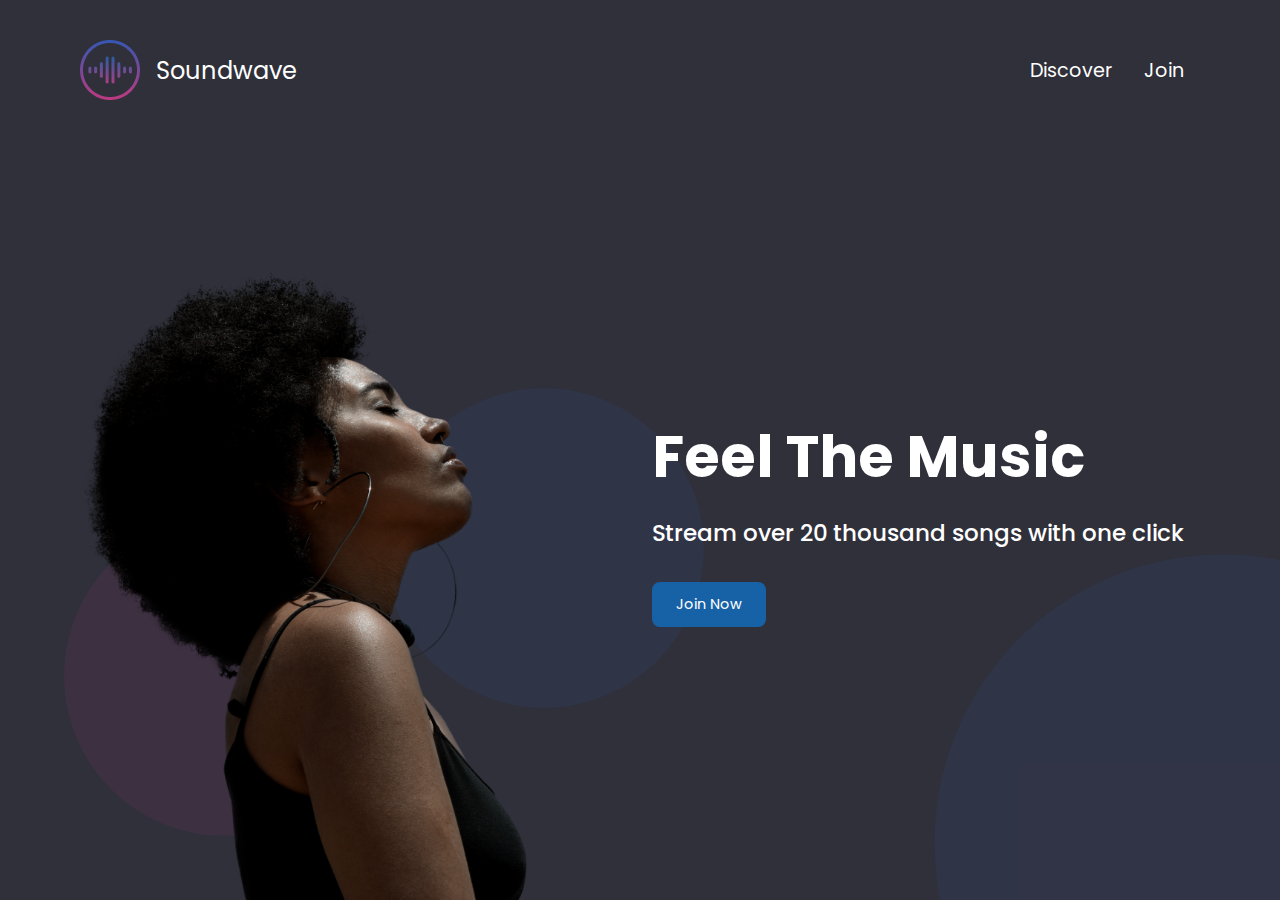
<file: index.html>
<!DOCTYPE html>
<html lang="en">
<head>
    <meta charset="UTF-8">
    <meta http-equiv="X-UA-Compatible" content="IE=edge">
    <meta name="viewport" content="width=device-width, initial-scale=1.0">
    <link rel="stylesheet" href="style.css">
    <link rel="stylesheet" href="index.css">
    <title>SoundWave</title>
</head>
<body class="container full-height-grow">
     <header class="main-header">
        <a href="/" class="brand-logo">
            <img src="images/logo.png">
             <div class="brand-logo-name">Soundwave</div>
        </a>
        <nav class="main-nav">
            <ul>
                <li><a href="discover.html">Discover</a></li>
                <li><a href="join.html">Join</a></li>
            </ul>
        </nav>
     </header>
     <section class="home-main-section">
        <div class="img-wrapper">
            <div class="lady-image"></div>
         </div>
         <div class="call-to-action">
            <h1 class="title">Feel The Music</h1>
            <span class="subtitle">Stream over 20 thousand songs with one click</span>
            <a href="join.html" class="btn">Join Now</a>
         </div>
     </section>
     <div class="home-page-circle-1"></div>
     <div class="home-page-circle-2"></div>
     <div class="home-page-circle-3"></div>
</body>
</html>
</file>
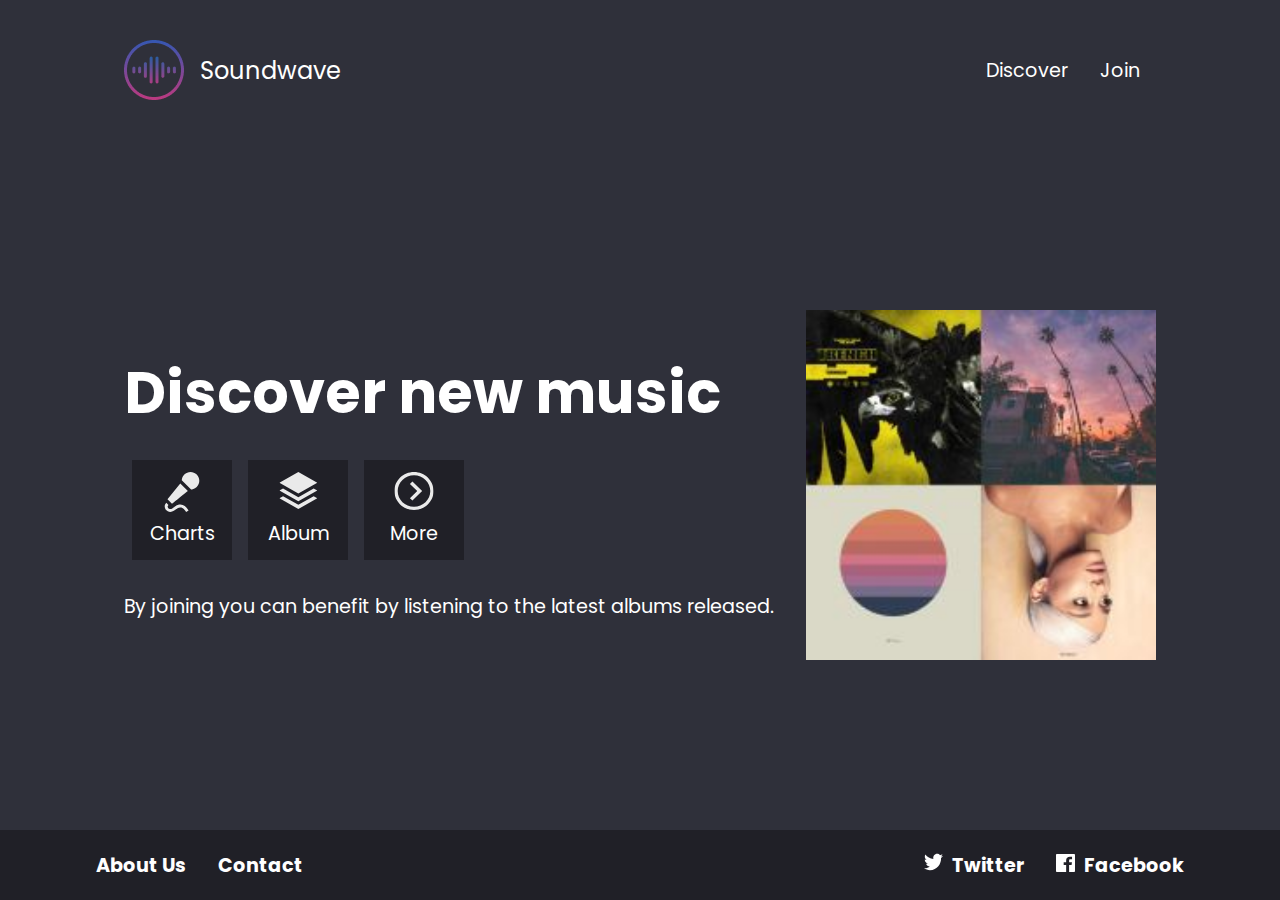
<file: discover.html>
<!DOCTYPE html>
<html lang="en">
<head>
    <meta charset="UTF-8">
    <meta http-equiv="X-UA-Compatible" content="IE=edge">
    <meta name="viewport" content="width=device-width, initial-scale=1.0">
    <link rel="stylesheet" href="style.css">
    <link rel="stylesheet" href="discover.css">
    <title>SoundWave - Discover</title>
</head>
<body class="full-height-grow">
    <div class="container full-height-grow">
        <header class="main-header">
            <a href="index.html" class="brand-logo">
                <img src="images/logo.png">
                <div class="brand-logo-name">Soundwave</div>
            </a>
            <nav class="main-nav">
                <ul>
                    <li><a href="discover.html">Discover</a></li>
                    <li><a href="join.html">Join</a></li>
                </ul>
            </nav>
        </header>
        <section class="discover-main-section">
            <div class="call-to-action">
                <h1 class="title">Discover new music</h1>
                <div class="icon-section">
                    <div class="icon">
                        <img src="images/microphone.svg">
                        Charts
                    </div>
                    <div class="icon">
                        <img src="images/albums.svg">
                        Album
                    </div>
                    <div class="icon">
                        <img src="images/more.svg">
                        More
                    </div>
                </div>
                By joining you can benefit by listening to the latest albums released.</div>
            <img class="covers-image" src="images/covers.jpg">
        </section>
    </div>
    <footer class="main-footer">
        <div class="container">
            <nav class="footer-nav">
                <ul>
                    <li><a href="#">About Us</a></li>
                    <li><a href="#">Contact</a></li>
                </ul>
            </nav>
            <nav class="footer-nav">
                <ul>
                    <li>
                        <a href="#" class="social-link">
                            <img src="images/twitter.svg">
                            Twitter
                        </a>
                    </li>
                    <li>
                        <a href="#" class="social-link">
                            <img src="images/facebook.svg">
                            Facebook
                        </a>
                    </li>
                </ul>
            </nav>
        </div>
    </footer>
</body>
</html>
</file>
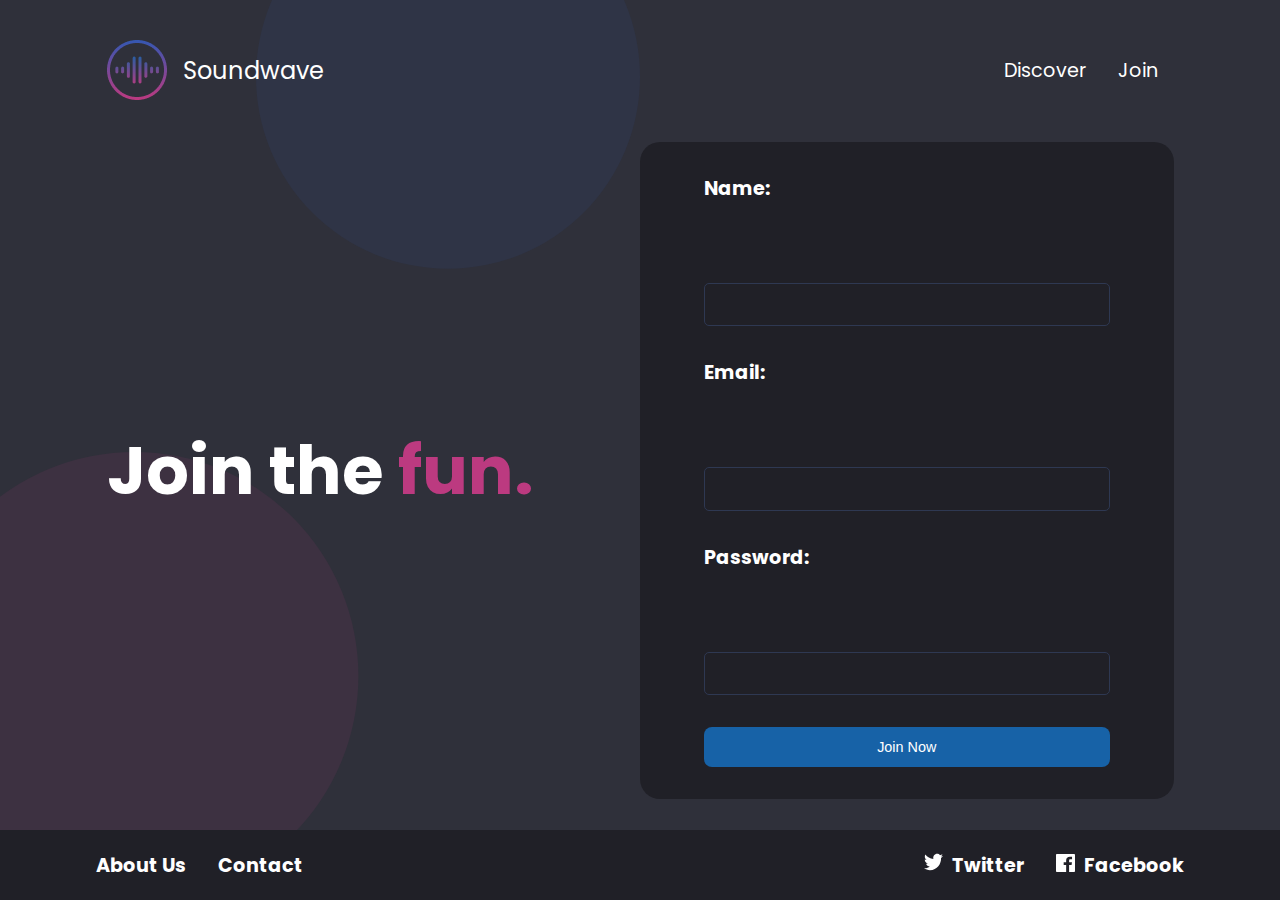
<file: join.html>
<!DOCTYPE html>
<html lang="en">
<head>
    <meta charset="UTF-8">
    <meta http-equiv="X-UA-Compatible" content="IE=edge">
    <meta name="viewport" content="width=device-width, initial-scale=1.0">
    <link rel="stylesheet" href="style.css">
    <link rel="stylesheet" href="join.css">
    <title>SoundWave - Join</title>
</head>
<body class="full-height-grow">
    <div class="container full-height-grow">
        <header class="main-header">
            <a href="/" class="brand-logo">
                <img src="images/logo.png">
                <div class="brand-logo-name">Soundwave</div>
            </a>
            <nav class="main-nav">
                <ul>
                    <li><a href="discover.html">Discover</a></li>
                    <li><a href="join.html">Join</a></li>
                </ul>
            </nav>
        </header>
        <section class="join-main-section">
            <h1 class="join-text">
                Join the
                <span class="accent-text">fun.</span>
            </h1>
            <form class="join-form">
                <div class="input-group">
                    <label>Name:</label>
                    <input type="text">
                </div>
                <div class="input-group">
                    <label>Email:</label>
                    <input type="email">
                </div>
                <div class="input-group">
                    <label>Password:</label>
                    <input type="password">
                </div>
                <div class="input-group">
                    <button type="submit" class="btn">Join Now</button>
                </div>
            </form>
        </section>
     </div>
     <br>

     <div class="join-page-circle-1"></div>
     <div class="join-page-circle-2"></div>

    <footer class="main-footer">
        <div class="container">
            <nav class="footer-nav">
                <ul>
                    <li><a href="#">About Us</a></li>
                    <li><a href="#">Contact</a></li>
                </ul>
            </nav>
            <nav class="footer-nav">
                <ul>
                    <li>
                        <a href="#" class="social-link">
                            <img src="images/twitter.svg">
                            Twitter
                        </a>
                    </li>
                    <li>
                        <a href="#" class="social-link">
                            <img src="images/facebook.svg">
                            Facebook
                        </a>
                    </li>
                </ul>
            </nav>
        </div>
    </footer>
</body>
</html>
</file>
<file: style.css>
@import url('http://fonts.googleapis.com/css?family=Poppins:400,500,700');

*,*::before, *::after{
    box-sizing: border-box;
}

body{
    padding:0;
    margin:0;
    background-color:#2F303A;
    font-family: Poppins, sans-serif;
    font-size:1.2rem;
    color:white;
    min-height: 100vh;

}

.full-height-grow {
    display: flex;
    flex-direction: column;
}

.brand-logo{
    display: flex;
    align-items: center;
    font-size: 1.25em;
    color: inherit;
    text-decoration:none;
}

.brand-logo-name {
    margin-left:1rem;

}

.main-nav ul, .footer-nav ul{
    display: flex;
    margin: 0;
    padding:0;
    list-style: none;
}

.main-nav a, .footer-nav a {
    color: inherit;
    text-decoration: none;
    padding: 1rem;
}

.main-nav a:hover, .footer-nav a:hover{
    color: #adadad;
}

.main-header, .main-footer {
    display: flex;
    justify-content:space-between;
    align-items:center;
}

.main-header{
    height: 140px;
}

.main-footer {
    height: 70px;
    background-color: #202027;
    font-weight: bold;
}

.social-link img{
    width: 1em;
    margin-right: .25em;
}

.main-footer .container {
    display: flex;
    justify-content: space-between;
}

.container{
    max-width: 1200px;
    margin: 0 auto;
    padding: 0 40px;
    flex-grow: 1;
}

.title{
    font-size: 3em;
    font-weight: 3em;
    margin-bottom: 1rem;
    margin-top: 0;
}

.subtitle{
    font-size: 1.2em;
    font-weight: 500;
    margin-bottom: 2rem;
}

.btn {
    color: white;
    background-color: #1762A7;
    padding: .75rem 1.5rem;
    border-radius: .5rem;
    text-decoration: none;
    font-size: .9rem;
    outline: none;
    border: none;
    cursor: pointer;
}

.btn:hover{
    background-color: #2180d8
}

.btn:focus{
    background-color: #2796ff;
}
</file>
<file: index.css>
.home-main-section{
    display: flex;
    align-items: stretch;
    justify-content: space-between;
    flex-grow: 1;
}

.home-main-section .img-wrapper{
    flex-grow: 1;
    flex-direction: column;
    display: flex;
    align-items: stretch;
    justify-content: flex-end;
}

.home-main-section .lady-image {
    background-image: url(images/landing-page-girl.png);
    flex-grow: 1;
    max-height: 70vh; 
    min-width: 30vw;
    background-size: contain;
    background-repeat: no-repeat;
    background-position: bottom left; 
}

.home-main-section .call-to-action {
    display: flex;
    flex-direction: column;
    align-items: flex-start;
    margin: 1rem;
    align-self: center;
}

@media (max-width: 900px) {
    .home-main-section .img-wrapper{
        display: none;
    }

    .home-main-section{
        justify-content: center;
    }
}

.home-page-circle-1{
    position: absolute;
    width: 25vw;
    height: 25vw;
    border-radius: 50%;
    background-color: rgb(188, 58, 128, .1);
    bottom: 5vw;
    left: 5vw;
    z-index: -1;
}

.home-page-circle-2{
    position: absolute;
    width: 25vw;
    height: 25vw;
    border-radius: 50%;
    background-color: rgba(52, 87, 178, 0.1);
    bottom: 15vw;
    left: 30vw;
    z-index: -1;
}

.home-page-circle-3{
    position: absolute;
    overflow: hidden;
    width: 45vw;
    height: 45vw;
    bottom: 0;
    right: 0;
    z-index: -1;
}

.home-page-circle-3::before {
    content: '';
    transform: translate(40%, 40%);
    position: absolute;
    height: 100%;
    width: 100%;
    border-radius: 50%;
    background-color:  rgba(52, 87, 178, 0.1);
}
</file>
<file: discover.css>
.discover-main-section{
    display: flex;
    justify-content: space-between;
    flex-grow: 1;
    align-items: center;
}

.discover-main-section .covers-image{
    width: 30vw;
    margin-left: 2rem;
    height: auto;
    max-width: 350px;
}

.icon-section{
    display: flex;
}

.icon{
    display: flex;
    flex-direction: column;
    justify-content: space-between;
    align-items: center;
    margin: .5rem;
    padding: .75rem;
    width: 100px;
    height: 100px;
    background-color: #202027;
    margin-bottom: 2rem;
}

.icon img{
    width: 40px;
}

@media (max-width: 800px){
    .discover-main-section {
        flex-direction: column;
        justify-content: center;
    }

    .discover-main-section .cover-image{
        margin-top: 2rem;
        height: 30vh;
        width: auto;
    }
}
</file>
<file: join.css>
.join-main-section{
    display: flex;
    justify-content: space-between;
    align-items: center;
    flex-grow: 1;
}

.join-text{
    font-size: 3.5em;
    font-weight: bold;
    margin: 0;
}

.accent-text{
    color: #BC3A80;
}

.join-form{
    background-color: #202027;
    width: 50vw;
    max-width: 50%;
    padding: 2rem 4rem;
    border-radius: 20px;
}

.input-group{
    margin-bottom: 2rem;
    display: flex;
    flex-direction: column;
}

.input-group:last-child {
    margin-bottom: 0;
}

.input-group label{
    font-weight: bold;
    margin-bottom: 5rem;
    background: none;
}

.input-group input {
    outline: none;
    background: none;
    border: 1px solid #2E3852;
    font-size: 1em;
    padding: .5em;
    color: inherit;
    border-radius: 5px;
}

.input-group input:focus {
    border-color: #596da0
}

@media (max-width: 900px) {
    .join-main-section{
        flex-direction: column;
        justify-content: center;
    }

    .join-form{
        width: 80vw;
        max-width: inherit;
        margin: 2rem 0;
    }
}

.join-page-circle-1{
    position: absolute;
    overflow: hidden;
    width: 35vw;
    height: 35vw;
    bottom: 0;
    left: 0;
    z-index: -1;
}

.join-page-circle-1::before {
    content: '';
    transform: translateX(-20%);
    position: absolute;
    height: 100%;
    width: 100%;
    border-radius: 50%;
    background-color:  rgb(188, 58, 128, .1);
}

.join-page-circle-2{
    position: absolute;
    overflow: hidden;
    width: 30vw;
    height: 30vw;
    top: 0;
    left: 20vw;
    z-index: -1;
}

.join-page-circle-2::before {
    content: '';
    transform: translateY(-30%);
    position: absolute;
    height: 100%;
    width: 100%;
    border-radius: 50%;
    background-color:  rgb(52, 87, 178, .1);
}
</file>
